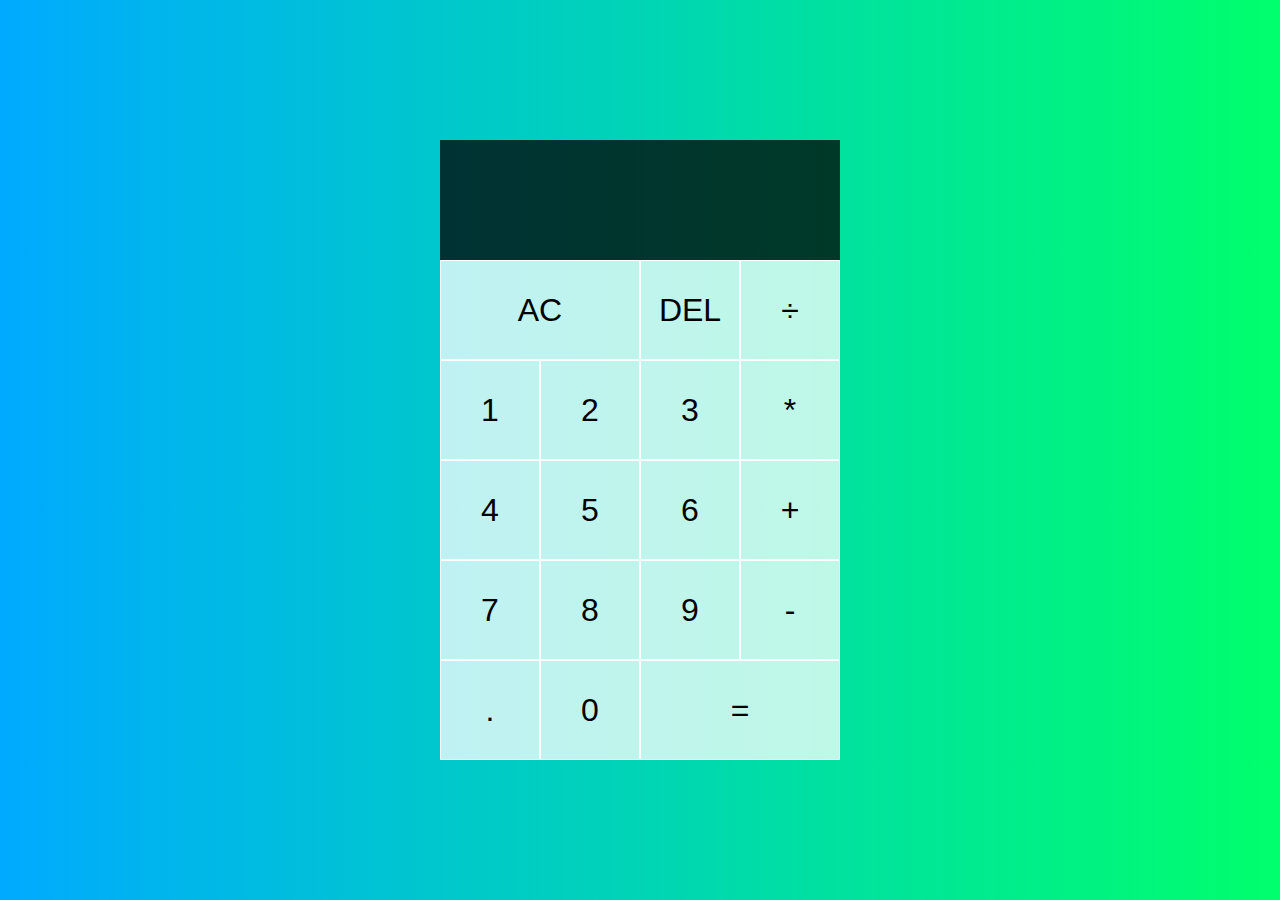
<file: calculator/index.html>
<!DOCTYPE html>
<html lang="en">
<head>
  <meta charset="UTF-8">
  <meta name="viewport" content="width=device-width, initial-scale=1.0">
  <meta http-equiv="X-UA-Compatible" content="ie=edge">
  <title>Calculator</title>
  <link href="styles.css" rel="stylesheet">
  <script src="script.js" defer></script>
</head>
<body>
  <div class="calculator-grid">
    <div class="output">
      <div data-previous-operand class="previous-operand"></div>
      <div data-current-operand class="current-operand"></div>
    </div>
    <button data-all-clear class="span-two">AC</button>
    <button data-delete>DEL</button>
    <button data-operation>÷</button>
    <button data-number>1</button>
    <button data-number>2</button>
    <button data-number>3</button>
    <button data-operation>*</button>
    <button data-number>4</button>
    <button data-number>5</button>
    <button data-number>6</button>
    <button data-operation>+</button>
    <button data-number>7</button>
    <button data-number>8</button>
    <button data-number>9</button>
    <button data-operation>-</button>
    <button data-number>.</button>
    <button data-number>0</button>
    <button data-equals class="span-two">=</button>
  </div>
</body>
</html>
</file>
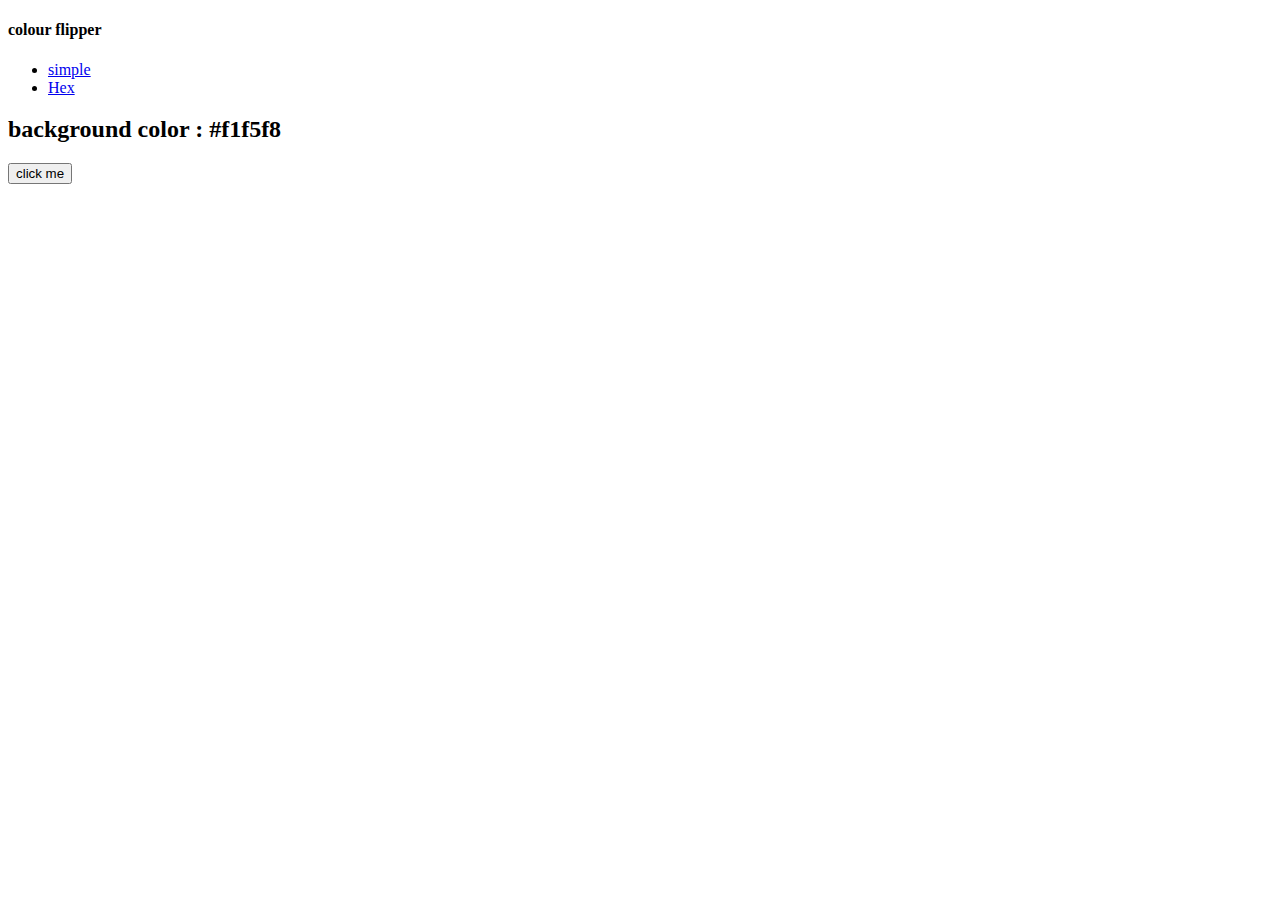
<file: colourFlipper/index.html>
<!DOCTYPE html>
<html lang="en">

<head>
    <meta charset="UTF-8">
    <meta http-equiv="X-UA-Compatible" content="IE=edge">
    <meta name="viewport" content="width=device-width, initial-scale=1.0">
    <title>colour flipper || simple</title>
</head>

<body>
    <nav>
        <div class="nav-center">
            <h4>colour flipper</h4>
            <ul class="nav-links">
                <li>
                    <a href="index.html">simple</a>
                </li>
                <li>
                    <a href="hex.html">Hex</a>
                </li>
            </ul>
        </div>
    </nav>

    <main>
        <div class="container">
            <h2>background color : <span class="color">
                #f1f5f8
            </span></h2>
            <button class="btn btn-hero" id="btn">click me</button>
        </div>
    </main>

    <script src="app.js"></script>
</body>

</html>
</file>
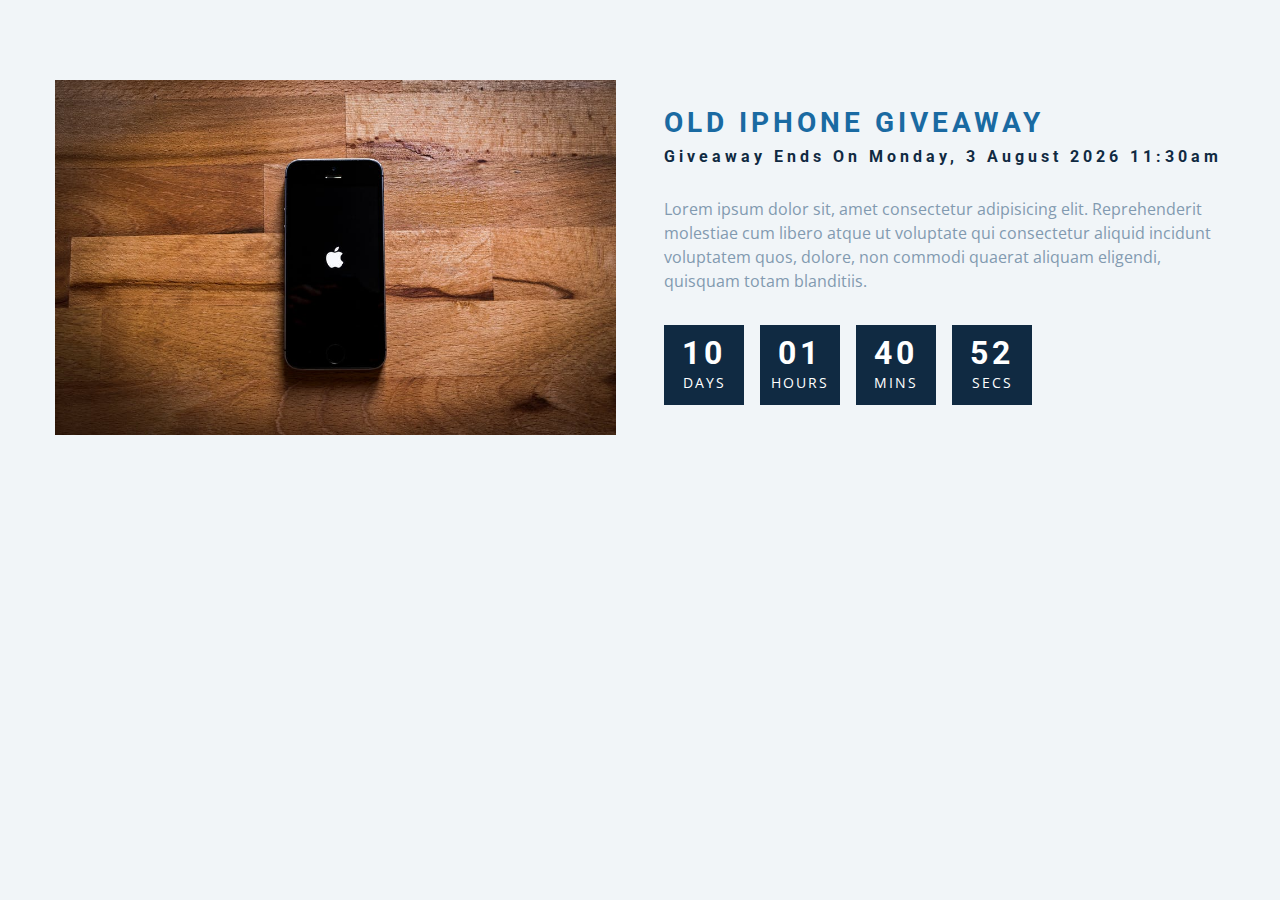
<file: countdown-timer/index.html>
<!DOCTYPE html>
<html lang="en">
  <head>
    <meta charset="UTF-8" />
    <meta name="viewport" content="width=device-width, initial-scale=1.0" />
    <title>Countdown</title>

    <!-- styles -->
    <link rel="stylesheet" href="styles.css" />
  </head>
  <body>
    <section class="section-center">
      <!-- image -->
      <article class="gift-img">
        <img src="./gift.jpeg" alt="gift" />
      </article>
      <!-- info -->
      <article class="gift-info">
        <h3>old iphone giveaway</h3>
        <h4 class="giveaway">
          giveaway ends on Sunday, 24 April 2020, 8:00am
        </h4>
        <p>
          Lorem ipsum dolor sit, amet consectetur adipisicing elit.
          Reprehenderit molestiae cum libero atque ut voluptate qui consectetur
          aliquid incidunt voluptatem quos, dolore, non commodi quaerat aliquam
          eligendi, quisquam totam blanditiis.
        </p>
        <div class="deadline">
          <!-- days -->
          <div class="deadline-format">
            <div>
              <h4 class="days">34</h4>
              <span>days</span>
            </div>
          </div>
          <!-- end of days -->
          <!-- days -->
          <div class="deadline-format">
            <div>
              <h4 class="hours">34</h4>
              <span>hours</span>
            </div>
          </div>
          <!-- end of days -->
          <!-- minutes -->
          <div class="deadline-format">
            <div>
              <h4 class="minutes">34</h4>
              <span>mins</span>
            </div>
          </div>
          <!-- end of days -->
          <!-- minutes -->
          <div class="deadline-format">
            <div>
              <h4 class="seconds">34</h4>
              <span>secs</span>
            </div>
          </div>
          <!-- end of days -->
        </div>
      </article>
    </section>
    <!-- javascript -->
    <script src="app.js"></script>
  </body>
</html>
</file>
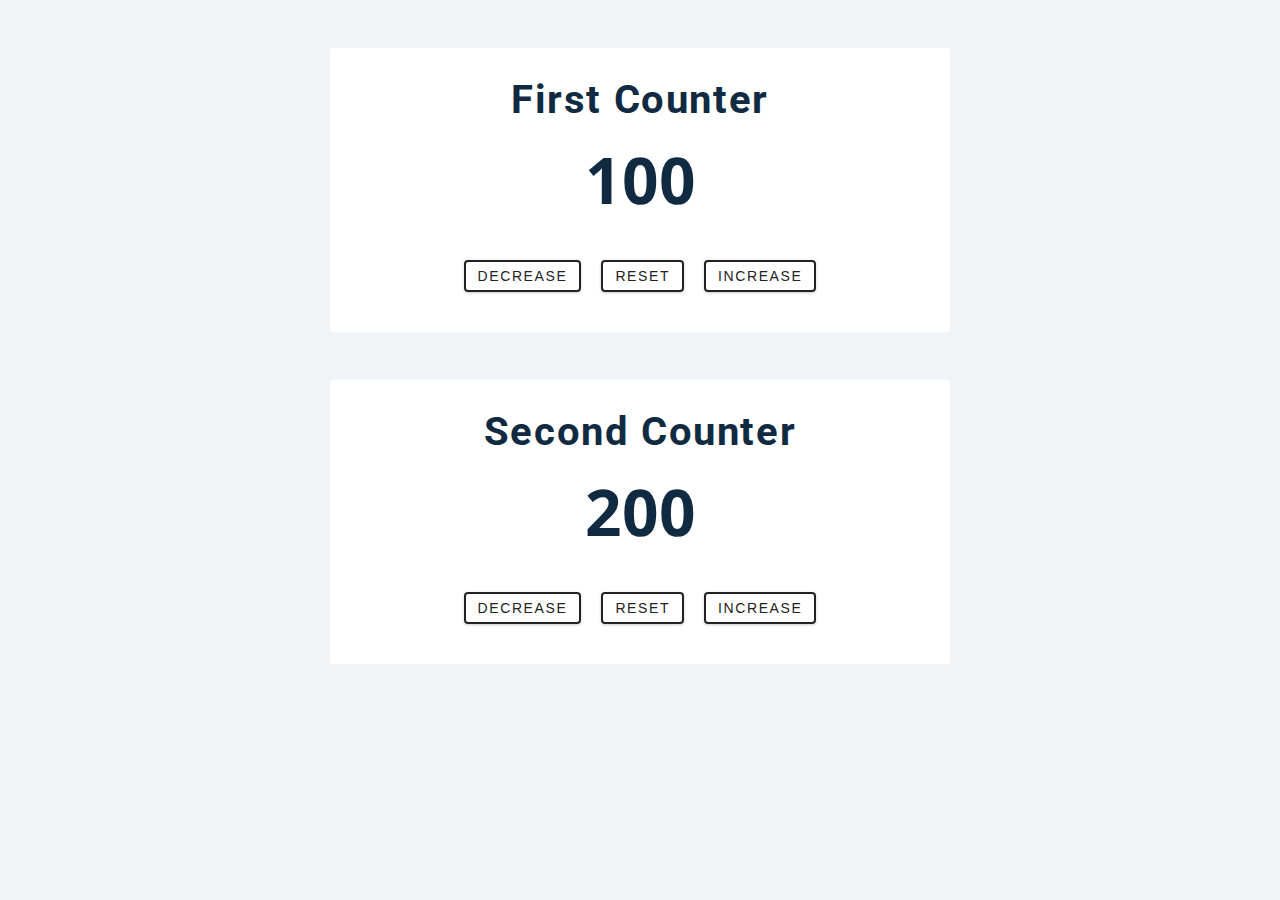
<file: counter/index.html>
<!DOCTYPE html>
<html lang="en">
  <head>
    <meta charset="UTF-8" />
    <meta name="viewport" content="width=device-width, initial-scale=1.0" />
    <title>Counter</title>
    <link rel="stylesheet" href="styles.css" />
  </head>
  <body>
    <!-- first counter -->
    <div class="container first-counter">
      <h2>first counter</h2>
      <span class="value">0</span>
      <div class="button-container">
        <button class="btn decrease">decrease</button>
        <button class="btn reset">reset</button>
        <button class="btn increase">increase</button>
      </div>
    </div>
    <!-- second counter -->
    <div class="container second-counter">
      <h2>second counter</h2>
      <span class="value">0</span>
      <div class="button-container">
        <button class="btn decrease">decrease</button>
        <button class="btn reset">reset</button>
        <button class="btn increase">increase</button>
      </div>
    </div>
    <script src="app-class.js"></script>
  </body>
</html>
</file>
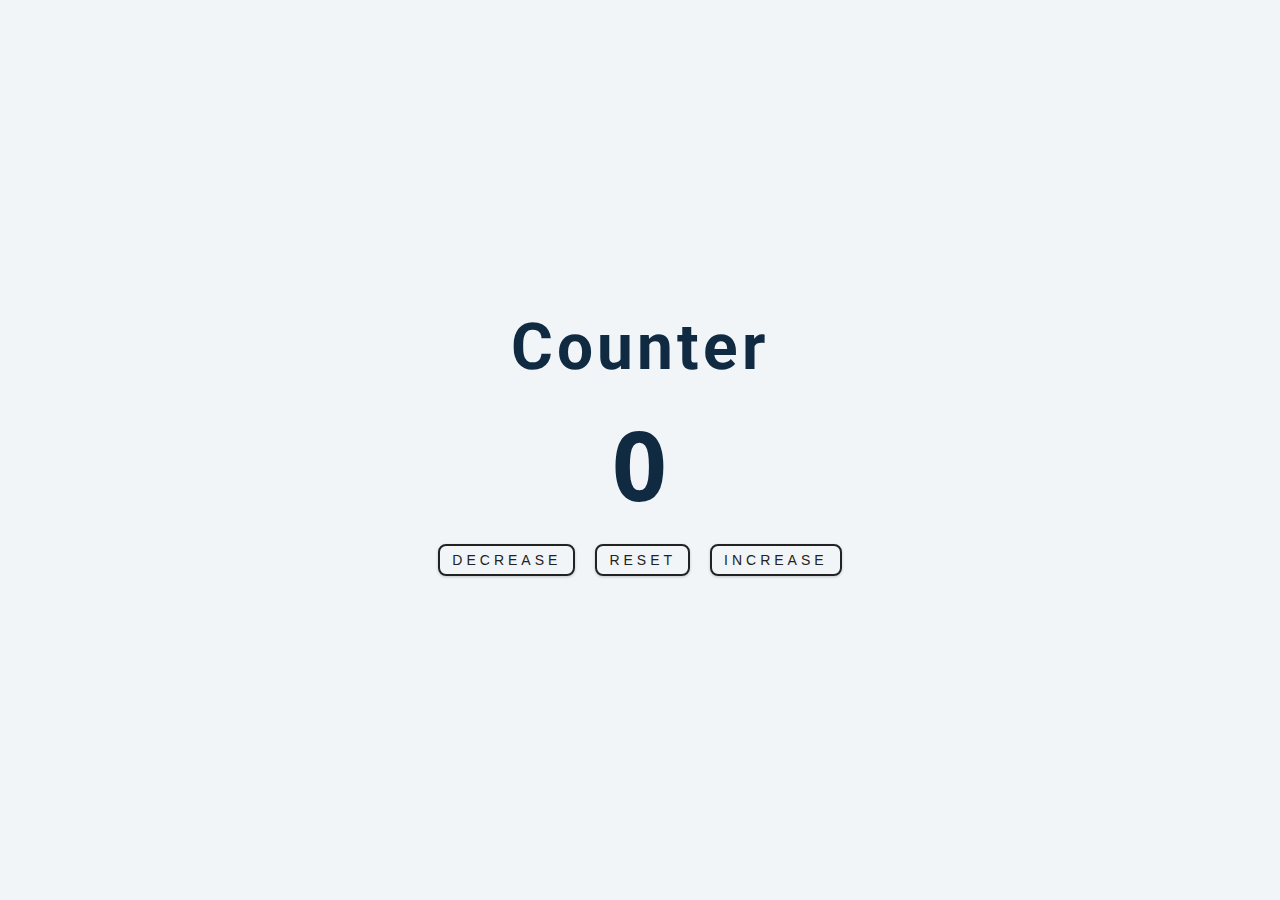
<file: counterApp/index.html>
<!DOCTYPE html>
<html lang="en">

<head>
  <meta charset="UTF-8" />
  <meta name="viewport" content="width=device-width, initial-scale=1.0" />
  <title>Counter</title>

  <!-- styles -->
  <link rel="stylesheet" href="styles.css" />
</head>

<body>
  <main>
    <div class="container">
      <h1>
        Counter
      </h1>
      <span id="value">0</span>
      <div class="button-container">
        <button class="btn decrease">decrease</button>
        <button class="btn reset">reset</button>
        <button class="btn increase">increase</button>
      </div>
    </div>
  </main>
  <!-- javascript -->
  <script src="app.js"></script>
</body>

</html>
</file>
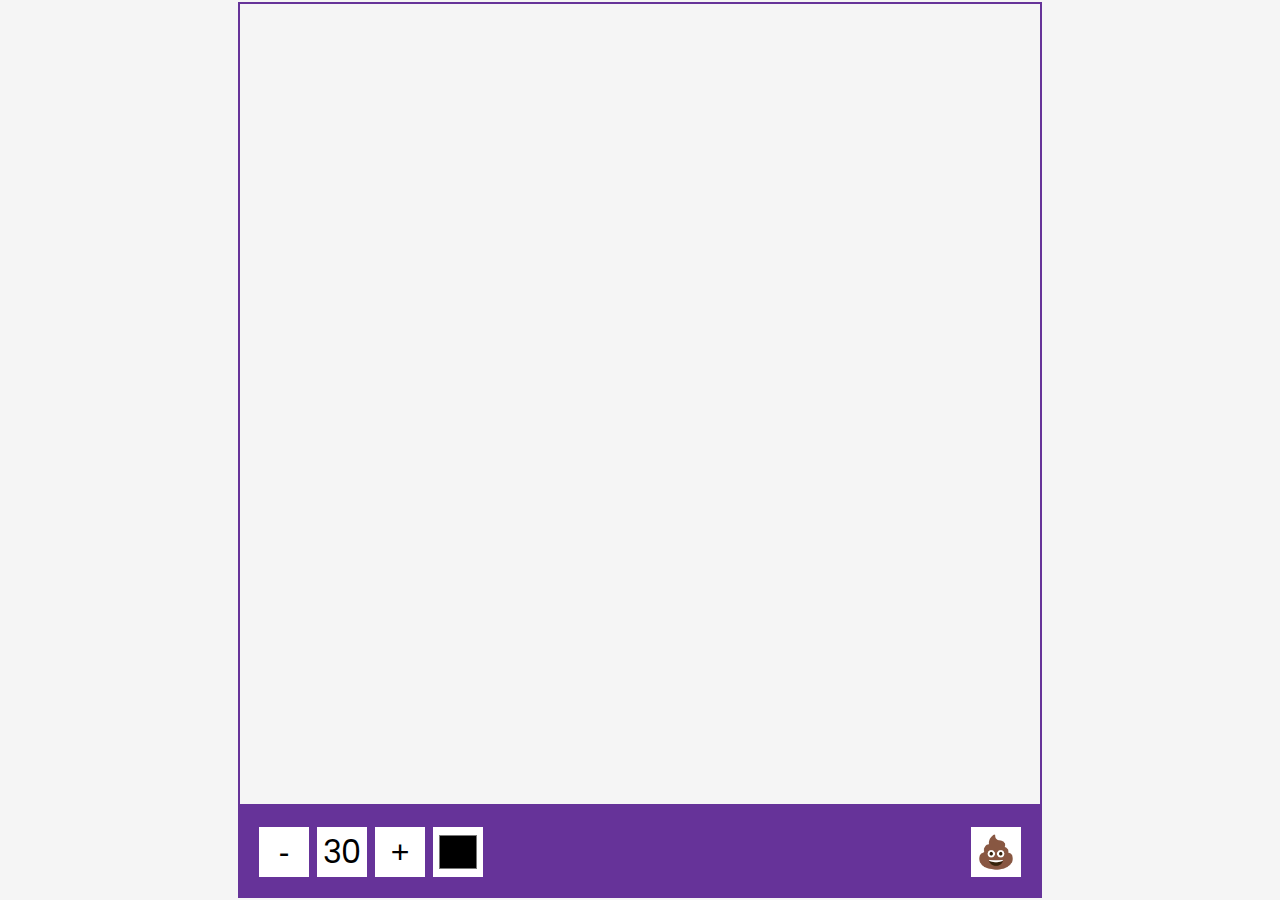
<file: drawing-app/index.html>
<!DOCTYPE html>
<html lang="en">
    <head>
        <meta charset="UTF-8" />
        <meta name="viewport" content="width=device-width, initial-scale=1.0" />
        <title>Drawing App</title>
        <link rel="stylesheet" href="style.css" />
        <script src="script.js" defer></script>
    </head>
    <body>
        <canvas id="canvas" width="800" height="800"></canvas>
        <div class="toolbox">
            <button id="decrease">-</button>
            <span id="size">30</span>
            <button id="increase">+</button>
            <input type="color" id="color" />
            <button id="clear">💩</button>
        </div>
    </body>
</html>
</file>
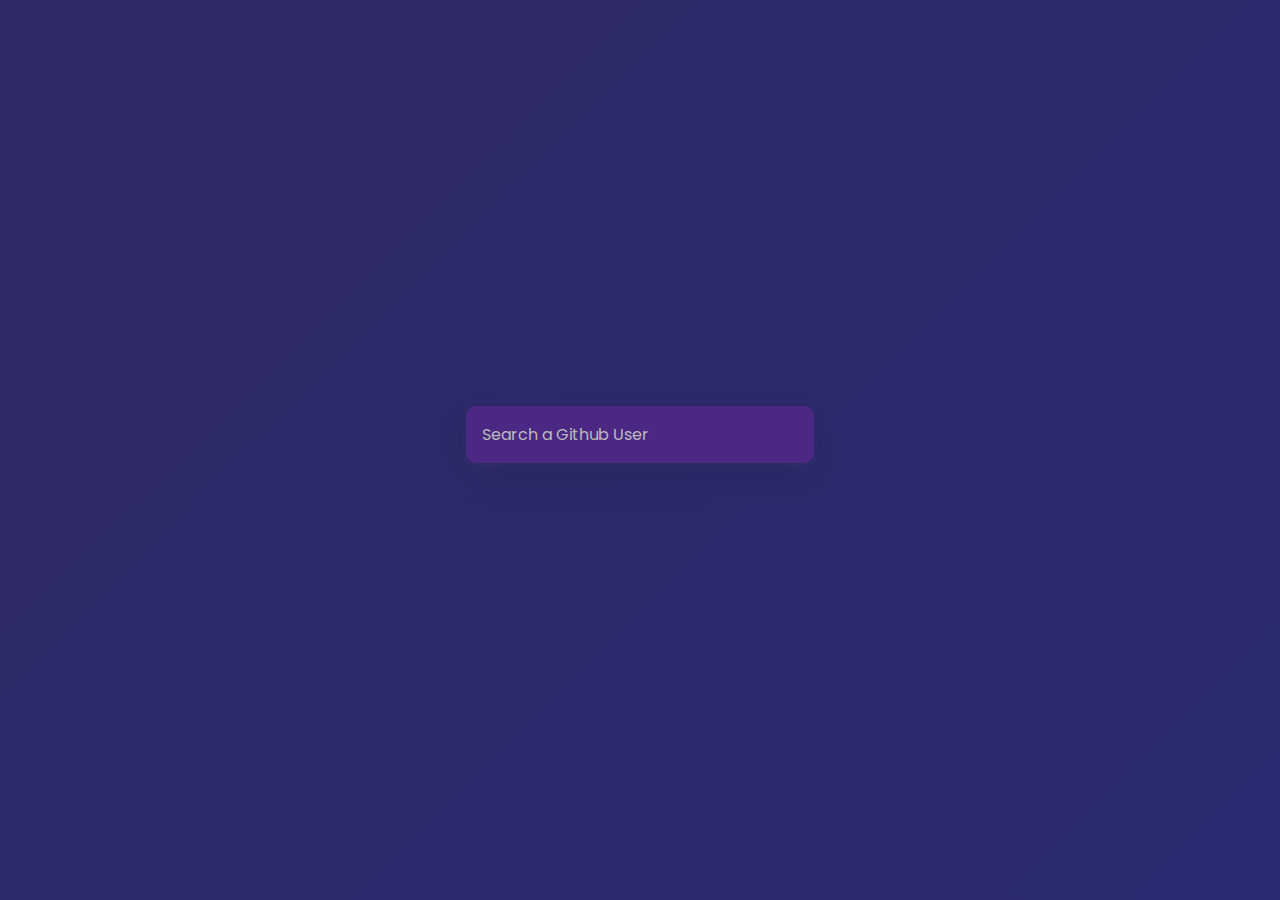
<file: github-profile/index.html>
<!DOCTYPE html>
<html lang="en">
    <head>
        <meta charset="UTF-8" />
        <meta name="viewport" content="width=device-width, initial-scale=1.0" />
        <title>Github Profiles</title>
        <link rel="stylesheet" href="style.css" />
        <script src="script.js" defer></script>
    </head>
    <body>
        <form id="form">
            <input type="text" id="search" placeholder="Search a Github User" />
        </form>
        <main id="main"></main>
    </body>
</html>
</file>
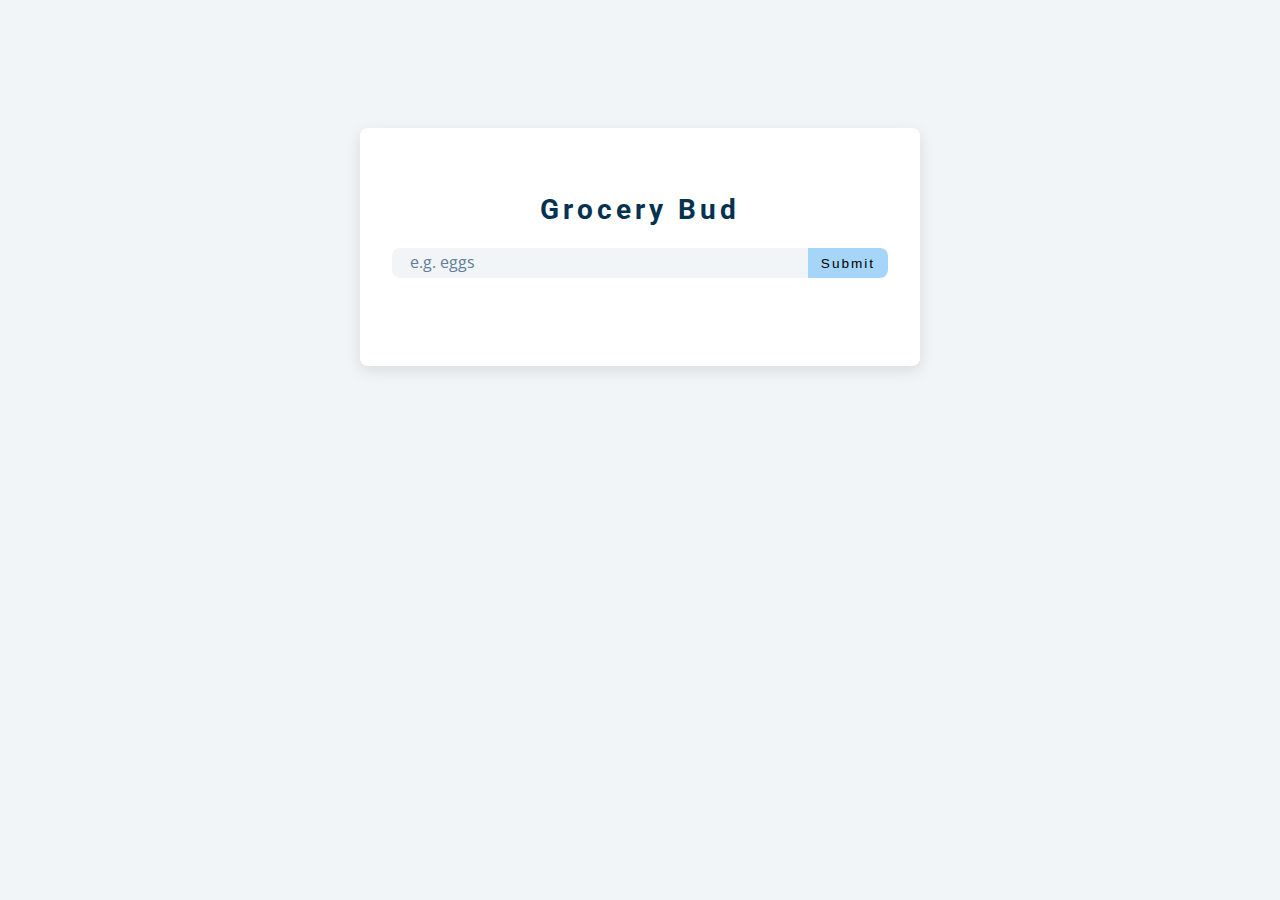
<file: grocery-bud/index.html>
<!DOCTYPE html>
<html lang="en">
  <head>
    <meta charset="UTF-8" />
    <meta name="viewport" content="width=device-width, initial-scale=1.0" />
    <title>Grocery Bud</title>
    <!-- font-awesome -->
    <link
      rel="stylesheet"
      href="https://cdnjs.cloudflare.com/ajax/libs/font-awesome/5.14.0/css/all.min.css"
    />
    <!-- styles -->
    <link rel="stylesheet" href="styles.css" />
  </head>
  <body>
    <section class="section-center">
      <!-- form -->
      <form class="grocery-form">
        <p class="alert"></p>
        <h3>grocery bud</h3>
        <div class="form-control">
          <input type="text" id="grocery" placeholder="e.g. eggs" />
          <button type="submit" class="submit-btn">submit</button>
        </div>
      </form>
      <!-- list -->
      <div class="grocery-container">
        <div class="grocery-list"></div>
        <button class="clear-btn">clear items</button>
      </div>
    </section>
    <!-- javascript -->
    <script src="app.js"></script>
  </body>
</html>
</file>
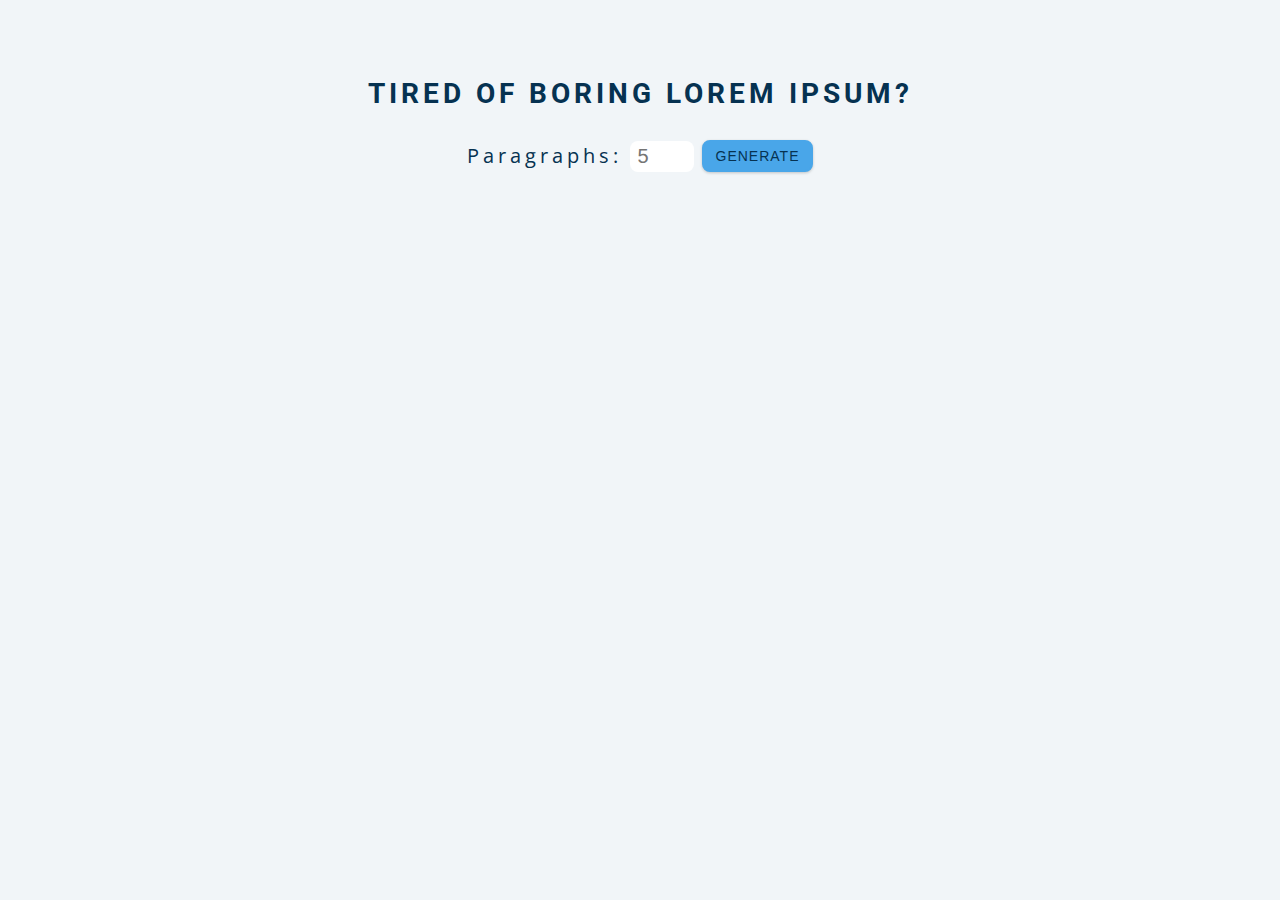
<file: lorem ipsom/index.html>
<!DOCTYPE html>
<html lang="en">
  <head>
    <meta charset="UTF-8" />
    <meta name="viewport" content="width=device-width, initial-scale=1.0" />
    <title>Lorem Ipsum</title>

    <!-- styles -->
    <link rel="stylesheet" href="styles.css" />
  </head>
  <body>
    <section class="section-center">
      <h3>tired of boring lorem ipsum?</h3>
      <form class="lorem-form">
        <label for="amount">paragraphs:</label>
        <input type="number" name="amount" id="amount" placeholder="5" />
        <button type="submit" class="btn">generate</button>
      </form>
      <article class="lorem-text"></article>
    </section>

    <!-- javascript -->
    <script src="app.js"></script>
  </body>
</html>
</file>
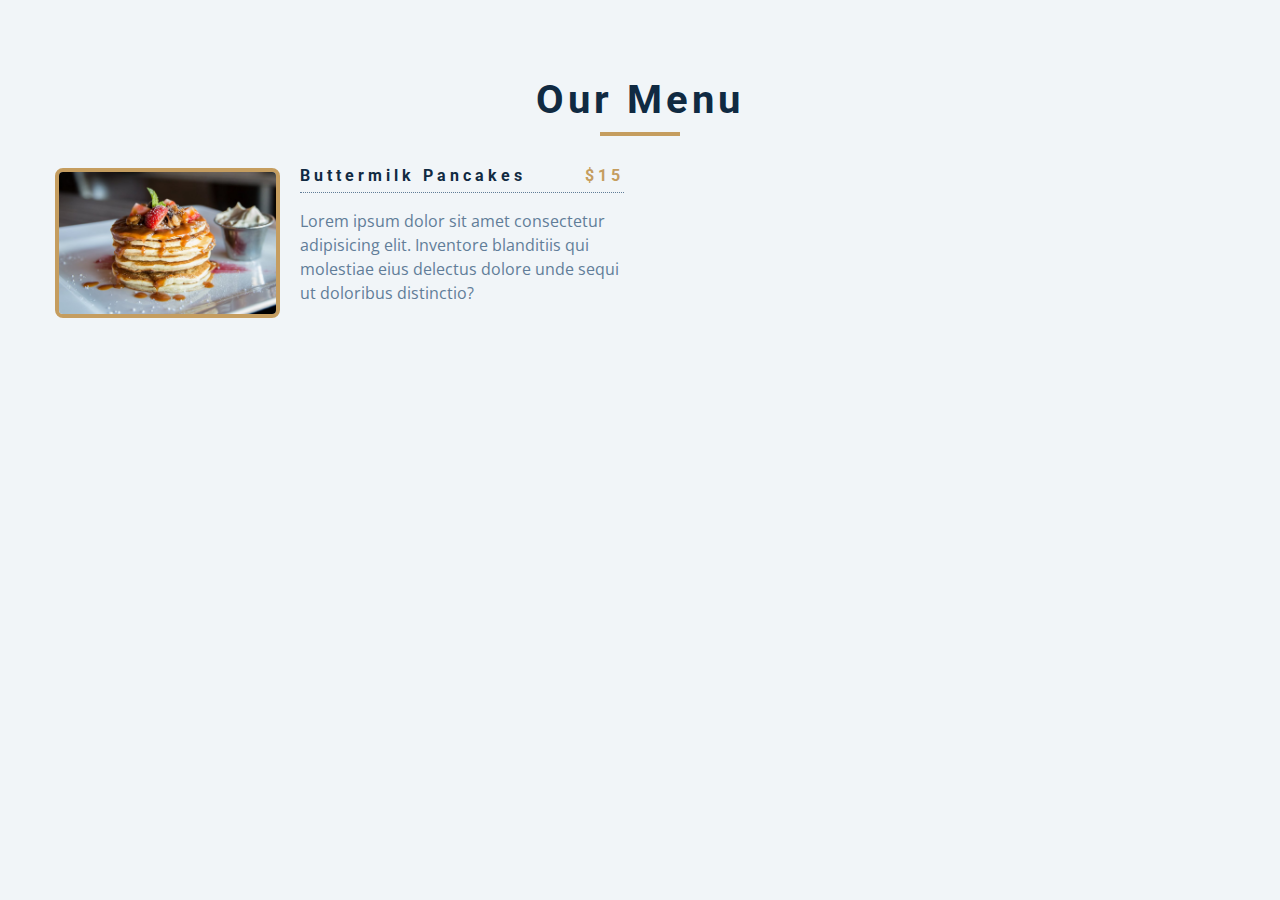
<file: menu/index.html>
<!DOCTYPE html>
<html lang="en">
  <head>
    <meta charset="UTF-8" />
    <meta name="viewport" content="width=device-width, initial-scale=1.0" />
    <title>Starter</title>
    <!-- font-awesome -->
    <link
      rel="stylesheet"
      href="https://cdnjs.cloudflare.com/ajax/libs/font-awesome/5.14.0/css/all.min.css"
    />
    <!-- styles -->
    <link rel="stylesheet" href="styles.css" />
  </head>
  <body>
    <section class="menu">
      <!-- title-->
      <div class="title">
        <h2>
          our menu
        </h2>
        <div class="underline"></div>
      </div>
      <!-- filterbuttons-->
      <!-- menu items-->
      <div class="section-center">
        <!-- single item-->
        <article class="menu-item">
          <img src="menu-item.jpeg" class="photo" alt="menu-item">
          <div class="item-info">
            <header>
            <h4>
             buttermilk pancakes
            </h4>
            <h4 class="price">$15</h4>
            </header>
            <p class="item-text">Lorem ipsum dolor sit amet consectetur 
              adipisicing elit. Inventore blanditiis
               qui molestiae eius delectus dolore
                unde sequi ut doloribus distinctio?</p>
          </div>
        </article>
        <!-- end of single item-->
        
      </div>
    </section>
    <!-- javascript -->
    <script src="app.js"></script>
  </body>
</html>
</file>
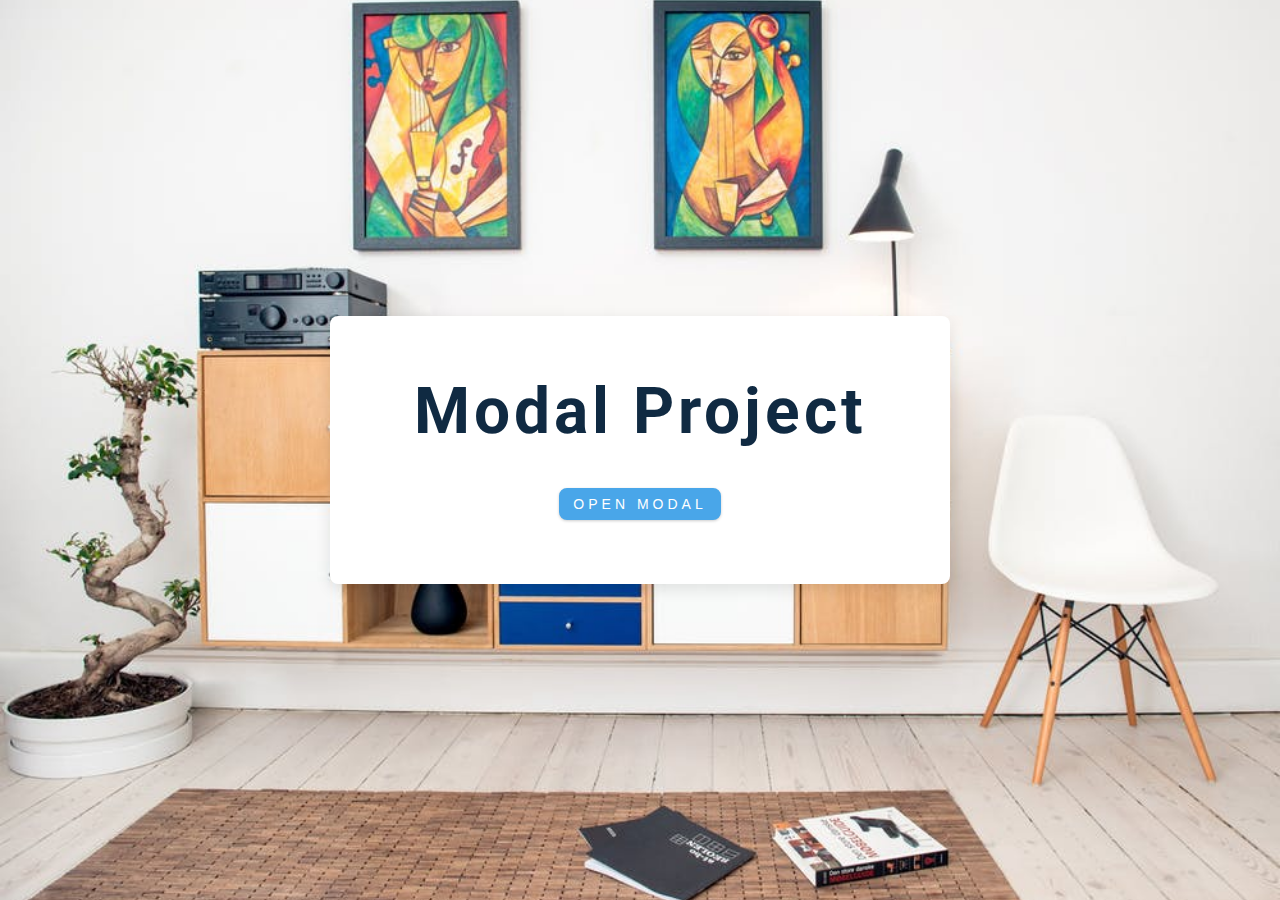
<file: Modal/index.html>
<!DOCTYPE html>
<html lang="en">
  <head>
    <meta charset="UTF-8" />
    <meta name="viewport" content="width=device-width, initial-scale=1.0" />
    <title>Modal</title>
    <!-- font-awesome -->
    <link
      rel="stylesheet"
      href="https://cdnjs.cloudflare.com/ajax/libs/font-awesome/5.14.0/css/all.min.css"
    />
    <!-- styles -->
    <link rel="stylesheet" href="styles.css" />
  </head>
  <body>
    <!--hero-->
    <header class="hero">
        <div class="banner">
            <h1>modal Project</h1>
            <button class="btn modal-btn">
                open modal
            </button>
        </div>
    </header>
    <!--modal-->
    <div class="modal-overlay">
        <div class="modal-container">
            <h3>modal content</h3>
            <button class="close-btn">
                <i class="fas fa-times"></i>
            </button>
        </div>
    </div>
    <!-- javascript -->
    <script src="app.js"></script>
  </body>
</html>
</file>
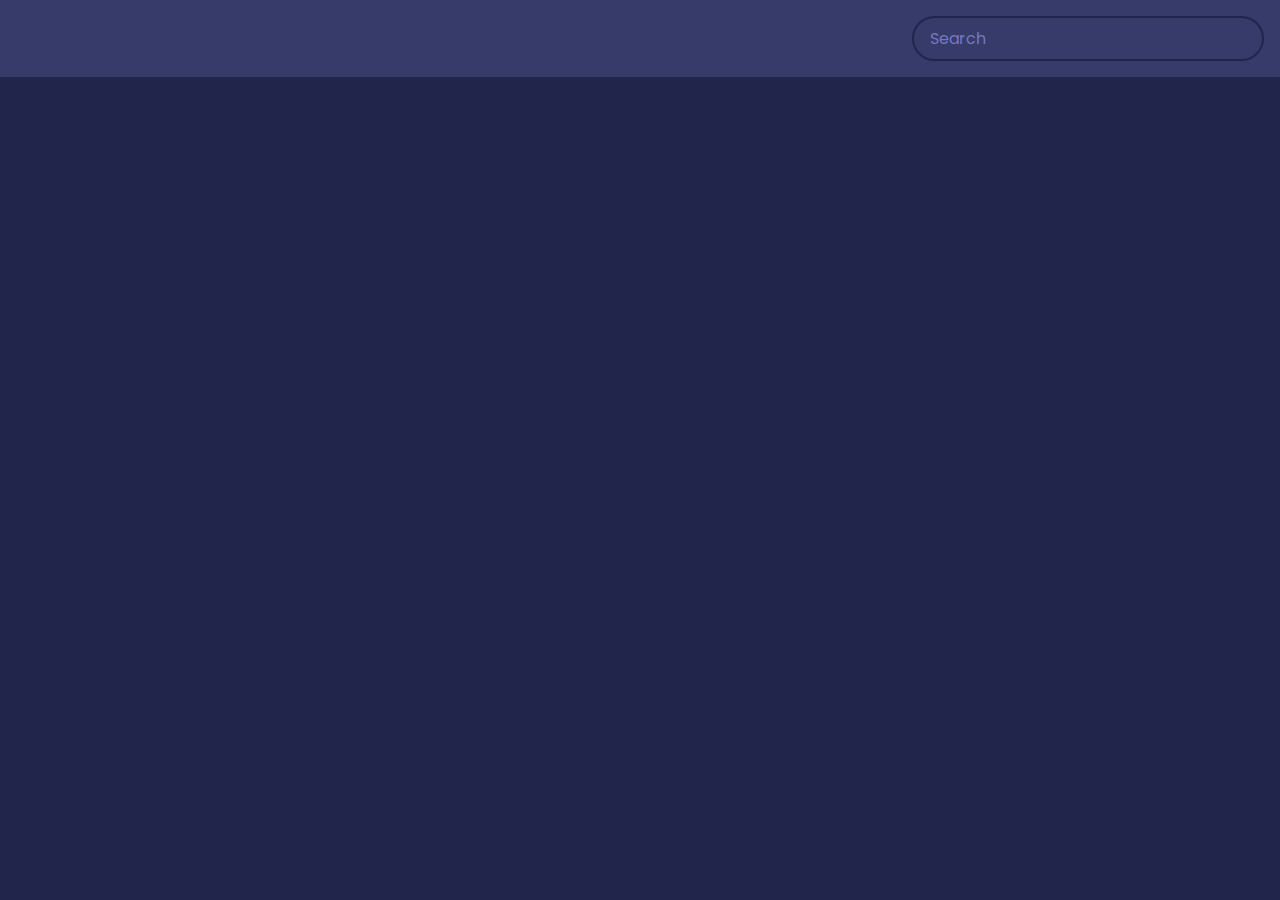
<file: movieapp/index.html>
<!DOCTYPE html>
<html lang="en">
    <head>
        <meta charset="UTF-8" />
        <meta name="viewport" content="width=device-width, initial-scale=1.0" />
        <title>Movie App</title>
        <link rel="stylesheet" href="style.css" />
        <script src="script.js" defer></script>
    </head>
    <body>
        <header>
            <form id="form">
                <input
                    type="text"
                    id="search"
                    placeholder="Search"
                    class="search"
                />
            </form>
        </header>
        <main id="main"></main>
    </body>
</html>
</file>
<file: calculator/styles.css>
*, *::before, *::after {
  box-sizing: border-box;
  font-family: Gotham Rounded, sans-serif;
  font-weight: normal;
}

body {
  padding: 0;
  margin: 0;
  background: linear-gradient(to right, #00AAFF, #00FF6C);
}

.calculator-grid {
  display: grid;
  justify-content: center;
  align-content: center;
  min-height: 100vh;
  grid-template-columns: repeat(4, 100px);
  grid-template-rows: minmax(120px, auto) repeat(5, 100px);
}

.calculator-grid > button {
  cursor: pointer;
  font-size: 2rem;
  border: 1px solid white;
  outline: none;
  background-color: rgba(255, 255, 255, .75);
}

.calculator-grid > button:hover {
  background-color: rgba(255, 255, 255, .9);
}

.span-two {
  grid-column: span 2;
}

.output {
  grid-column: 1 / -1;
  background-color: rgba(0, 0, 0, .75);
  display: flex;
  align-items: flex-end;
  justify-content: space-around;
  flex-direction: column;
  padding: 10px;
  word-wrap: break-word;
  word-break: break-all;
}

.output .previous-operand {
  color: rgba(255, 255, 255, .75);
  font-size: 1.5rem;
}

.output .current-operand {
  color: white;
  font-size: 2.5rem;
}
</file>
<file: countdown-timer/styles.css>
/*
=============== 
Fonts
===============
*/
@import url("https://fonts.googleapis.com/css?family=Open+Sans|Roboto:400,700&display=swap");

/*
=============== 
Variables
===============
*/

:root {
  /* dark shades of primary color*/
  --clr-primary-1: hsl(205, 86%, 17%);
  --clr-primary-2: hsl(205, 77%, 27%);
  --clr-primary-3: hsl(205, 72%, 37%);
  --clr-primary-4: hsl(205, 63%, 48%);
  /* primary/main color */
  --clr-primary-5: #49a6e9;
  /* lighter shades of primary color */
  --clr-primary-6: hsl(205, 89%, 70%);
  --clr-primary-7: hsl(205, 90%, 76%);
  --clr-primary-8: hsl(205, 86%, 81%);
  --clr-primary-9: hsl(205, 90%, 88%);
  --clr-primary-10: hsl(205, 100%, 96%);
  /* darkest grey - used for headings */
  --clr-grey-1: hsl(209, 61%, 16%);
  --clr-grey-2: hsl(211, 39%, 23%);
  --clr-grey-3: hsl(209, 34%, 30%);
  --clr-grey-4: hsl(209, 28%, 39%);
  /* grey used for paragraphs */
  --clr-grey-5: hsl(210, 22%, 49%);
  --clr-grey-6: hsl(209, 23%, 60%);
  --clr-grey-7: hsl(211, 27%, 70%);
  --clr-grey-8: hsl(210, 31%, 80%);
  --clr-grey-9: hsl(212, 33%, 89%);
  --clr-grey-10: hsl(210, 36%, 96%);
  --clr-white: #fff;
  --clr-red-dark: hsl(360, 67%, 44%);
  --clr-red-light: hsl(360, 71%, 66%);
  --clr-green-dark: hsl(125, 67%, 44%);
  --clr-green-light: hsl(125, 71%, 66%);
  --clr-black: #222;
  --clr-gold: #c59d5f;
  --ff-primary: "Roboto", sans-serif;
  --ff-secondary: "Open Sans", sans-serif;
  --transition: all 0.3s linear;
  --spacing: 0.25rem;
  --radius: 0.5rem;
  --light-shadow: 0 5px 15px rgba(0, 0, 0, 0.1);
  --dark-shadow: 0 5px 15px rgba(0, 0, 0, 0.2);
  --max-width: 1170px;
  --fixed-width: 620px;
}
/*
=============== 
Global Styles
===============
*/

*,
::after,
::before {
  margin: 0;
  padding: 0;
  box-sizing: border-box;
}
body {
  font-family: var(--ff-secondary);
  background: var(--clr-grey-10);
  color: var(--clr-grey-1);
  line-height: 1.5;
  font-size: 0.875rem;
}
ul {
  list-style-type: none;
}
a {
  text-decoration: none;
}
img:not(.logo) {
  width: 100%;
}
img {
  display: block;
}

h1,
h2,
h3,
h4 {
  letter-spacing: var(--spacing);
  text-transform: capitalize;
  line-height: 1.25;
  margin-bottom: 0.75rem;
  font-family: var(--ff-primary);
}
h1 {
  font-size: 3rem;
}
h2 {
  font-size: 2rem;
}
h3 {
  font-size: 1.25rem;
}
h4 {
  font-size: 0.875rem;
}
p {
  margin-bottom: 1.25rem;
  color: var(--clr-grey-5);
}
@media screen and (min-width: 800px) {
  h1 {
    font-size: 4rem;
  }
  h2 {
    font-size: 2.5rem;
  }
  h3 {
    font-size: 1.75rem;
  }
  h4 {
    font-size: 1rem;
  }
  body {
    font-size: 1rem;
  }
  h1,
  h2,
  h3,
  h4 {
    line-height: 1;
  }
}
/*  global classes */

.btn {
  text-transform: uppercase;
  background: transparent;
  color: var(--clr-black);
  padding: 0.375rem 0.75rem;
  letter-spacing: var(--spacing);
  display: inline-block;
  transition: var(--transition);
  font-size: 0.875rem;
  border: 2px solid var(--clr-black);
  cursor: pointer;
  box-shadow: 0 1px 3px rgba(0, 0, 0, 0.2);
  border-radius: var(--radius);
}
.btn:hover {
  color: var(--clr-white);
  background: var(--clr-black);
}
/* section */
.section {
  padding: 5rem 0;
}

.section-center {
  width: 90vw;
  margin: 5rem auto;
  max-width: 1170px;
}

main {
  min-height: 100vh;
  display: grid;
  place-items: center;
}
/*
=============== 
Countdown Timer
===============
*/
.gift-img {
  margin-bottom: 2rem;
}
.gift-info h3 {
  text-transform: uppercase;
  color: var(--clr-primary-3);
}
.gift-info p {
  color: var(--clr-grey-6);
}
.date {
  color: var(--clr-grey-5);
  font-size: 0.85rem;
}
@media screen and (min-width: 992px) {
  .section-center {
    display: grid;
    grid-template-columns: 1fr 1fr;
    place-items: center;
    gap: 3rem;
    width: 95vw;
  }
  .gift-img {
    margin-bottom: 0;
  }
}
.gift-info p {
  margin: 2rem 0;
}
.deadline {
  display: flex;
}
.deadline-format {
  background: var(--clr-grey-1);
  color: var(--clr-white);
  margin-right: 1rem;
  width: 5rem;
  height: 5rem;
  display: grid;
  place-items: center;
  text-align: center;
}
.deadline-format span {
  display: block;
  text-transform: uppercase;
  letter-spacing: 2px;
  font-size: 0.85rem;
}
.deadline h4:not(.expired) {
  font-size: 2rem;
  margin-bottom: 0.25rem;
  letter-spacing: var(--spacing);
}
</file>
<file: counter/styles.css>
/*
=============== 
Fonts
===============
*/
@import url('https://fonts.googleapis.com/css?family=Open+Sans|Roboto:400,700&display=swap');

/*
=============== 
Variables
===============
*/

:root {
  /* dark shades of primary color*/
  --clr-primary-1: hsl(205, 86%, 17%);
  --clr-primary-2: hsl(205, 77%, 27%);
  --clr-primary-3: hsl(205, 72%, 37%);
  --clr-primary-4: hsl(205, 63%, 48%);
  /* primary/main color */
  --clr-primary-5: hsl(205, 78%, 60%);
  /* lighter shades of primary color */
  --clr-primary-6: hsl(205, 89%, 70%);
  --clr-primary-7: hsl(205, 90%, 76%);
  --clr-primary-8: hsl(205, 86%, 81%);
  --clr-primary-9: hsl(205, 90%, 88%);
  --clr-primary-10: hsl(205, 100%, 96%);
  /* darkest grey - used for headings */
  --clr-grey-1: hsl(209, 61%, 16%);
  --clr-grey-2: hsl(211, 39%, 23%);
  --clr-grey-3: hsl(209, 34%, 30%);
  --clr-grey-4: hsl(209, 28%, 39%);
  /* grey used for paragraphs */
  --clr-grey-5: hsl(210, 22%, 49%);
  --clr-grey-6: hsl(209, 23%, 60%);
  --clr-grey-7: hsl(211, 27%, 70%);
  --clr-grey-8: hsl(210, 31%, 80%);
  --clr-grey-9: hsl(212, 33%, 89%);
  --clr-grey-10: hsl(210, 36%, 96%);
  --clr-white: #fff;
  --clr-red-dark: hsl(360, 67%, 44%);
  --clr-red-light: hsl(360, 71%, 66%);
  --clr-green-dark: hsl(125, 67%, 44%);
  --clr-green-light: hsl(125, 71%, 66%);
  --clr-black: #222;
  --ff-primary: 'Roboto', sans-serif;
  --ff-secondary: 'Open Sans', sans-serif;
  --transition: all 0.3s linear;
  --spacing: 0.1rem;
  --radius: 0.25rem;
  --light-shadow: 0 5px 15px rgba(0, 0, 0, 0.1);
  --dark-shadow: 0 5px 15px rgba(0, 0, 0, 0.2);
  --max-width: 1170px;
  --fixed-width: 620px;
}
/*
=============== 
Global Styles
===============
*/

*,
::after,
::before {
  margin: 0;
  padding: 0;
  box-sizing: border-box;
}
body {
  font-family: var(--ff-secondary);
  background: var(--clr-grey-10);
  color: var(--clr-grey-1);
  line-height: 1.5;
  font-size: 0.875rem;
}
ul {
  list-style-type: none;
}
a {
  text-decoration: none;
}
h1,
h2,
h3,
h4 {
  letter-spacing: var(--spacing);
  text-transform: capitalize;
  line-height: 1.25;
  margin-bottom: 0.75rem;
  font-family: var(--ff-primary);
}
h1 {
  font-size: 3rem;
}
h2 {
  font-size: 2rem;
}
h3 {
  font-size: 1.25rem;
}
h4 {
  font-size: 0.875rem;
}
p {
  margin-bottom: 1.25rem;
  color: var(--clr-grey-5);
}
@media screen and (min-width: 800px) {
  h1 {
    font-size: 4rem;
  }
  h2 {
    font-size: 2.5rem;
  }
  h3 {
    font-size: 1.75rem;
  }
  h4 {
    font-size: 1rem;
  }
  body {
    font-size: 1rem;
  }
  h1,
  h2,
  h3,
  h4 {
    line-height: 1;
  }
}
/*  global classes */

/* section */
.section {
  padding: 5rem 0;
}

.section-center {
  width: 90vw;
  margin: 0 auto;
  max-width: 1170px;
}
@media screen and (min-width: 992px) {
  .section-center {
    width: 95vw;
  }
}
main {
  min-height: 100vh;
  display: grid;
  place-items: center;
}

/*
=============== 
Counter
===============
*/

.container {
  text-align: center;
  margin: 3rem auto;
  background: var(--clr-white);
  border-radius: var(--radius);
  width: 90vw;
  max-width: var(--fixed-width);
  padding: 2rem;
}
.value {
  font-size: 4rem;
  font-weight: bold;
  margin-bottom: 1.5rem;
  display: inline-block;
}
.btn {
  text-transform: uppercase;
  background: transparent;
  color: var(--clr-black);
  padding: 0.375rem 0.75rem;
  letter-spacing: var(--spacing);
  display: inline-block;
  transition: var(--transition);
  font-size: 0.875rem;
  border: 2px solid var(--clr-black);
  cursor: pointer;
  box-shadow: 0 1px 3px rgba(0, 0, 0, 0.2);
  border-radius: var(--radius);
  margin: 0.5rem;
}
.btn:hover {
  color: var(--clr-white);
  background: var(--clr-black);
}
</file>
<file: counterApp/styles.css>
/*
=============== 
Fonts
===============
*/
@import url("https://fonts.googleapis.com/css?family=Open+Sans|Roboto:400,700&display=swap");

/*
=============== 
Variables
===============
*/

:root {
  /* dark shades of primary color*/
  --clr-primary-1: hsl(205, 86%, 17%);
  --clr-primary-2: hsl(205, 77%, 27%);
  --clr-primary-3: hsl(205, 72%, 37%);
  --clr-primary-4: hsl(205, 63%, 48%);
  /* primary/main color */
  --clr-primary-5: hsl(205, 78%, 60%);
  /* lighter shades of primary color */
  --clr-primary-6: hsl(205, 89%, 70%);
  --clr-primary-7: hsl(205, 90%, 76%);
  --clr-primary-8: hsl(205, 86%, 81%);
  --clr-primary-9: hsl(205, 90%, 88%);
  --clr-primary-10: hsl(205, 100%, 96%);
  /* darkest grey - used for headings */
  --clr-grey-1: hsl(209, 61%, 16%);
  --clr-grey-2: hsl(211, 39%, 23%);
  --clr-grey-3: hsl(209, 34%, 30%);
  --clr-grey-4: hsl(209, 28%, 39%);
  /* grey used for paragraphs */
  --clr-grey-5: hsl(210, 22%, 49%);
  --clr-grey-6: hsl(209, 23%, 60%);
  --clr-grey-7: hsl(211, 27%, 70%);
  --clr-grey-8: hsl(210, 31%, 80%);
  --clr-grey-9: hsl(212, 33%, 89%);
  --clr-grey-10: hsl(210, 36%, 96%);
  --clr-white: #fff;
  --clr-red-dark: hsl(360, 67%, 44%);
  --clr-red-light: hsl(360, 71%, 66%);
  --clr-green-dark: hsl(125, 67%, 44%);
  --clr-green-light: hsl(125, 71%, 66%);
  --clr-black: #222;
  --ff-primary: "Roboto", sans-serif;
  --ff-secondary: "Open Sans", sans-serif;
  --transition: all 0.3s linear;
  --spacing: 0.25rem;
  --radius: 0.5rem;
  --light-shadow: 0 5px 15px rgba(0, 0, 0, 0.1);
  --dark-shadow: 0 5px 15px rgba(0, 0, 0, 0.2);
  --max-width: 1170px;
  --fixed-width: 620px;
}
/*
=============== 
Global Styles
===============
*/

*,
::after,
::before {
  margin: 0;
  padding: 0;
  box-sizing: border-box;
}
body {
  font-family: var(--ff-secondary);
  background: var(--clr-grey-10);
  color: var(--clr-grey-1);
  line-height: 1.5;
  font-size: 0.875rem;
}
ul {
  list-style-type: none;
}
a {
  text-decoration: none;
}
img:not(.nav-logo) {
  width: 100%;
  display: block;
}

h1,
h2,
h3,
h4 {
  letter-spacing: var(--spacing);
  text-transform: capitalize;
  line-height: 1.25;
  margin-bottom: 0.75rem;
  font-family: var(--ff-primary);
}
h1 {
  font-size: 3rem;
}
h2 {
  font-size: 2rem;
}
h3 {
  font-size: 1.25rem;
}
h4 {
  font-size: 0.875rem;
}
p {
  margin-bottom: 1.25rem;
  color: var(--clr-grey-5);
}
@media screen and (min-width: 800px) {
  h1 {
    font-size: 4rem;
  }
  h2 {
    font-size: 2.5rem;
  }
  h3 {
    font-size: 1.75rem;
  }
  h4 {
    font-size: 1rem;
  }
  body {
    font-size: 1rem;
  }
  h1,
  h2,
  h3,
  h4 {
    line-height: 1;
  }
}
/*  global classes */

.btn {
  text-transform: uppercase;
  background: transparent;
  color: var(--clr-black);
  padding: 0.375rem 0.75rem;
  letter-spacing: var(--spacing);
  display: inline-block;
  transition: var(--transition);
  font-size: 0.875rem;
  border: 2px solid var(--clr-black);
  cursor: pointer;
  box-shadow: 0 1px 3px rgba(0, 0, 0, 0.2);
  border-radius: var(--radius);
}
.btn:hover {
  color: var(--clr-white);
  background: var(--clr-black);
}
/* section */
.section {
  padding: 5rem 0;
}

.section-center {
  width: 90vw;
  margin: 0 auto;
  max-width: 1170px;
}
@media screen and (min-width: 992px) {
  .section-center {
    width: 95vw;
  }
}
/*
=============== 
Counter
===============
*/

main {
  min-height: 100vh;
  display: grid;
  place-items: center;
}
.container {
  text-align: center;
}
#value {
  font-size: 6rem;
  font-weight: bold;
}
.btn {
  margin: 0.5rem;
}
</file>
<file: drawing-app/style.css>
@import url("https://fonts.googleapis.com/css2?family=Poppins:wght@200;400;600&display=swap");

* {
    box-sizing: border-box;
}

body {
    background-color: #f5f5f5;
    display: flex;
    flex-direction: column;
    align-items: center;
    justify-content: center;
    font-family: "Poppins", sans-serif;
    margin: 0;
    min-height: 100vh;
}

canvas {
    border: 2px solid rebeccapurple;
}

.toolbox {
    background-color: rebeccapurple;
    border: 1px solid rebeccapurple;
    display: flex;
    padding: 1rem;
    width: 804px;
}

.toolbox > * {
    background-color: #fff;
    border: none;
    display: inline-flex;
    align-items: center;
    justify-content: center;
    font-size: 2rem;
    padding: 0.25rem;
    margin: 0.25rem;
    height: 50px;
    width: 50px;
}

.toolbox > *:last-child {
    margin-left: auto;
}
</file>
<file: github-profile/style.css>
@import url("https://fonts.googleapis.com/css2?family=Poppins:wght@200;400;600&display=swap");

* {
    box-sizing: border-box;
}

body {
    background-color: #2a2a72;
    background-image: linear-gradient(315deg, #2a2a72 0%, #2e2a68 74%);
    display: flex;
    flex-direction: column;
    align-items: center;
    justify-content: center;
    font-family: "Poppins", sans-serif;
    margin: 0;
    min-height: 100vh;
}

input {
    background-color: #4c2885;
    border-radius: 10px;
    border: none;
    box-shadow: 0 5px 10px rgba(154, 160, 185, 0.05),
        0 15px 40px rgba(0, 0, 0, 0.1);
    color: white;
    font-family: inherit;
    font-size: 1rem;
    padding: 1rem;
    margin-bottom: 2rem;
}

input::placeholder {
    color: #bbb;
}

input:focus {
    outline: none;
}

.card {
    background-color: #4c2885;
    background-image: linear-gradient(315deg, #4c2885 0%, #4c11ac 100%);
    border-radius: 20px;
    box-shadow: 0 5px 10px rgba(154, 160, 185, 0.05),
        0 15px 40px rgba(0, 0, 0, 0.1);
    display: flex;
    padding: 3rem;
    max-width: 800px;
}

.avatar {
    border: 10px solid #2a2a72;
    border-radius: 50%;
    height: 150px;
    width: 150px;
}

.user-info {
    color: #eee;
    margin-left: 2rem;
}

.user-info h2 {
    margin-top: 0;
}

.user-info ul {
    display: flex;
    justify-content: space-between;
    list-style-type: none;
    padding: 0;
    max-width: 400px;
}

.user-info ul li {
    display: flex;
    align-items: center;
}

.user-info ul li strong {
    font-size: 0.9rem;
    margin-left: 0.5rem;
}

.repo {
    background-color: #2a2a72;
    border-radius: 5px;
    display: inline-block;
    color: white;
    font-size: 0.7rem;
    padding: 0.25rem 0.5rem;
    margin-right: 0.5rem;
    margin-bottom: 0.5rem;
    text-decoration: none;
}
</file>
<file: grocery-bud/styles.css>
/*
=============== 
Fonts
===============
*/
@import url("https://fonts.googleapis.com/css?family=Open+Sans|Roboto:400,700&display=swap");

/*
=============== 
Variables
===============
*/

:root {
  /* dark shades of primary color*/
  --clr-primary-1: hsl(205, 86%, 17%);
  --clr-primary-2: hsl(205, 77%, 27%);
  --clr-primary-3: hsl(205, 72%, 37%);
  --clr-primary-4: hsl(205, 63%, 48%);
  /* primary/main color */
  --clr-primary-5: #49a6e9;
  /* lighter shades of primary color */
  --clr-primary-6: hsl(205, 89%, 70%);
  --clr-primary-7: hsl(205, 90%, 76%);
  --clr-primary-8: hsl(205, 86%, 81%);
  --clr-primary-9: hsl(205, 90%, 88%);
  --clr-primary-10: hsl(205, 100%, 96%);
  /* darkest grey - used for headings */
  --clr-grey-1: hsl(209, 61%, 16%);
  --clr-grey-2: hsl(211, 39%, 23%);
  --clr-grey-3: hsl(209, 34%, 30%);
  --clr-grey-4: hsl(209, 28%, 39%);
  /* grey used for paragraphs */
  --clr-grey-5: hsl(210, 22%, 49%);
  --clr-grey-6: hsl(209, 23%, 60%);
  --clr-grey-7: hsl(211, 27%, 70%);
  --clr-grey-8: hsl(210, 31%, 80%);
  --clr-grey-9: hsl(212, 33%, 89%);
  --clr-grey-10: hsl(210, 36%, 96%);
  --clr-white: #fff;
  --clr-red-dark: hsl(360, 67%, 44%);
  --clr-red-light: hsl(360, 71%, 66%);
  --clr-green-dark: hsl(125, 67%, 44%);
  --clr-green-light: hsl(125, 71%, 66%);
  --clr-black: #222;
  --ff-primary: "Roboto", sans-serif;
  --ff-secondary: "Open Sans", sans-serif;
  --transition: all 0.3s linear;
  --spacing: 0.25rem;
  --radius: 0.5rem;
  --light-shadow: 0 5px 15px rgba(0, 0, 0, 0.1);
  --dark-shadow: 0 5px 15px rgba(0, 0, 0, 0.2);
  --max-width: 1170px;
  --fixed-width: 620px;
}
/*
=============== 
Global Styles
===============
*/

*,
::after,
::before {
  margin: 0;
  padding: 0;
  box-sizing: border-box;
}
body {
  font-family: var(--ff-secondary);
  background: var(--clr-grey-10);
  color: var(--clr-grey-1);
  line-height: 1.5;
  font-size: 0.875rem;
}
ul {
  list-style-type: none;
}
a {
  text-decoration: none;
}
img:not(.logo) {
  width: 100%;
}
img {
  display: block;
}

h1,
h2,
h3,
h4 {
  letter-spacing: var(--spacing);
  text-transform: capitalize;
  line-height: 1.25;
  margin-bottom: 0.75rem;
  font-family: var(--ff-primary);
}
h1 {
  font-size: 3rem;
}
h2 {
  font-size: 2rem;
}
h3 {
  font-size: 1.25rem;
}
h4 {
  font-size: 0.875rem;
}
p {
  margin-bottom: 1.25rem;
  color: var(--clr-grey-5);
}
@media screen and (min-width: 800px) {
  h1 {
    font-size: 4rem;
  }
  h2 {
    font-size: 2.5rem;
  }
  h3 {
    font-size: 1.75rem;
  }
  h4 {
    font-size: 1rem;
  }
  body {
    font-size: 1rem;
  }
  h1,
  h2,
  h3,
  h4 {
    line-height: 1;
  }
}
/*  global classes */

.btn {
  text-transform: uppercase;
  background: transparent;
  color: var(--clr-black);
  padding: 0.375rem 0.75rem;
  letter-spacing: var(--spacing);
  display: inline-block;
  transition: var(--transition);
  font-size: 0.875rem;
  border: 2px solid var(--clr-black);
  cursor: pointer;
  box-shadow: 0 1px 3px rgba(0, 0, 0, 0.2);
  border-radius: var(--radius);
}
.btn:hover {
  color: var(--clr-white);
  background: var(--clr-black);
}
/* section */
.section {
  padding: 5rem 0;
}

.section-center {
  width: 90vw;
  margin: 0 auto;
  max-width: 35rem;
  margin-top: 8rem;
}
@media screen and (min-width: 992px) {
  .section-center {
    width: 95vw;
  }
}
main {
  min-height: 100vh;
  display: grid;
  place-items: center;
}
/*
=============== 
Grocery List
===============
*/
.section-center {
  background: var(--clr-white);
  border-radius: var(--radius);
  box-shadow: var(--light-shadow);
  transition: var(--transition);
  padding: 2rem;
}
.section-center:hover {
  box-shadow: var(--dark-shadow);
}
.alert {
  margin-bottom: 1rem;
  height: 1.25rem;
  display: grid;
  align-items: center;
  text-align: center;
  font-size: 0.7rem;
  border-radius: 0.25rem;
  letter-spacing: var(--spacing);
  text-transform: capitalize;
}
.alert-danger {
  color: #721c24;
  background: #f8d7da;
}
.alert-success {
  color: #155724;
  background: #d4edda;
}
.grocery-form h3 {
  color: var(--clr-primary-1);
  margin-bottom: 1.5rem;
  text-align: center;
}
.form-control {
  display: flex;
  justify-content: center;
}
#grocery {
  padding: 0.25rem;
  padding-left: 1rem;
  background: var(--clr-grey-10);
  border-top-left-radius: var(--radius);
  border-bottom-left-radius: var(--radius);
  border-color: transparent;
  font-size: 1rem;
  flex: 1 0 auto;
  color: var(--clr-grey-5);
}
#grocery::placeholder {
  font-family: var(--ff-secondary);
  color: var(--clr-grey-5);
}
.submit-btn {
  background: var(--clr-primary-8);
  border-color: transparent;
  flex: 0 0 5rem;
  display: grid;
  align-items: center;
  padding: 0.25rem;
  text-transform: capitalize;
  letter-spacing: 2px;
  border-top-right-radius: var(--radius);
  border-bottom-right-radius: var(--radius);
  cursor: pointer;
  content: var(--clr-primary-5);
  transition: var(--transition);
  font-size: 0.85rem;
}
.submit-btn:hover {
  background: var(--clr-primary-5);
  color: var(--clr-white);
}

.grocery-container {
  margin-top: 2rem;
  transition: var(--transition);
  visibility: hidden;
}
.show-container {
  visibility: visible;
}
.grocery-item {
  display: flex;
  align-items: center;
  justify-content: space-between;
  margin-bottom: 0.5rem;
  transition: var(--transition);
  padding: 0.25rem 1rem;
  border-radius: var(--radius);
  text-transform: capitalize;
}
.grocery-item:hover {
  color: var(--clr-grey-5);
  background: var(--clr-grey-10);
}
.grocery-item:hover .title {
  color: var(--clr-grey-5);
}
.title {
  margin-bottom: 0;
  color: var(--clr-grey-1);
  letter-spacing: 2px;
  transition: var(--transition);
}
.edit-btn,
.delete-btn {
  background: transparent;
  border-color: transparent;
  cursor: pointer;
  font-size: 0.7rem;
  margin: 0 0.15rem;
  transition: var(--transition);
}
.edit-btn {
  color: var(--clr-green-light);
}
.edit-btn:hover {
  color: var(--clr-green-dark);
}
.delete-btn {
  color: var(--clr-red-light);
}
.delete-btn:hover {
  color: var(--clr-red-dark);
}
.clear-btn {
  text-transform: capitalize;
  width: 10rem;
  height: 1.5rem;
  display: grid;
  align-items: center;
  background: transparent;
  border-color: transparent;
  color: var(--clr-red-light);
  margin: 0 auto;
  font-size: 0.85rem;
  letter-spacing: var(--spacing);
  cursor: pointer;
  transition: var(--transition);
  margin-top: 1.25rem;
}
.clear-btn:hover {
  color: var(--clr-red-dark);
}
</file>
<file: lorem ipsom/styles.css>
/*
=============== 
Fonts
===============
*/
@import url("https://fonts.googleapis.com/css?family=Open+Sans|Roboto:400,700&display=swap");

/*
=============== 
Variables
===============
*/

:root {
  /* dark shades of primary color*/
  --clr-primary-1: hsl(205, 86%, 17%);
  --clr-primary-2: hsl(205, 77%, 27%);
  --clr-primary-3: hsl(205, 72%, 37%);
  --clr-primary-4: hsl(205, 63%, 48%);
  /* primary/main color */
  --clr-primary-5: #49a6e9;
  /* lighter shades of primary color */
  --clr-primary-6: hsl(205, 89%, 70%);
  --clr-primary-7: hsl(205, 90%, 76%);
  --clr-primary-8: hsl(205, 86%, 81%);
  --clr-primary-9: hsl(205, 90%, 88%);
  --clr-primary-10: hsl(205, 100%, 96%);
  /* darkest grey - used for headings */
  --clr-grey-1: hsl(209, 61%, 16%);
  --clr-grey-2: hsl(211, 39%, 23%);
  --clr-grey-3: hsl(209, 34%, 30%);
  --clr-grey-4: hsl(209, 28%, 39%);
  /* grey used for paragraphs */
  --clr-grey-5: hsl(210, 22%, 49%);
  --clr-grey-6: hsl(209, 23%, 60%);
  --clr-grey-7: hsl(211, 27%, 70%);
  --clr-grey-8: hsl(210, 31%, 80%);
  --clr-grey-9: hsl(212, 33%, 89%);
  --clr-grey-10: hsl(210, 36%, 96%);
  --clr-white: #fff;
  --clr-red-dark: hsl(360, 67%, 44%);
  --clr-red-light: hsl(360, 71%, 66%);
  --clr-green-dark: hsl(125, 67%, 44%);
  --clr-green-light: hsl(125, 71%, 66%);
  --clr-black: #222;
  --ff-primary: "Roboto", sans-serif;
  --ff-secondary: "Open Sans", sans-serif;
  --transition: all 0.3s linear;
  --spacing: 0.25rem;
  --radius: 0.5rem;
  --light-shadow: 0 5px 15px rgba(0, 0, 0, 0.1);
  --dark-shadow: 0 5px 15px rgba(0, 0, 0, 0.2);
  --max-width: 1170px;
  --fixed-width: 620px;
}
/*
=============== 
Global Styles
===============
*/

*,
::after,
::before {
  margin: 0;
  padding: 0;
  box-sizing: border-box;
}
body {
  font-family: var(--ff-secondary);
  background: var(--clr-grey-10);
  color: var(--clr-grey-1);
  line-height: 1.5;
  font-size: 0.875rem;
}
ul {
  list-style-type: none;
}
a {
  text-decoration: none;
}
img:not(.logo) {
  width: 100%;
}
img {
  display: block;
}

h1,
h2,
h3,
h4 {
  letter-spacing: var(--spacing);
  text-transform: capitalize;
  line-height: 1.25;
  margin-bottom: 0.75rem;
  font-family: var(--ff-primary);
}
h1 {
  font-size: 3rem;
}
h2 {
  font-size: 2rem;
}
h3 {
  font-size: 1.25rem;
}
h4 {
  font-size: 0.875rem;
}
p {
  margin-bottom: 1.25rem;
  color: var(--clr-grey-5);
}
@media screen and (min-width: 800px) {
  h1 {
    font-size: 4rem;
  }
  h2 {
    font-size: 2.5rem;
  }
  h3 {
    font-size: 1.75rem;
  }
  h4 {
    font-size: 1rem;
  }
  body {
    font-size: 1rem;
  }
  h1,
  h2,
  h3,
  h4 {
    line-height: 1;
  }
}
/*  global classes */

.btn {
  text-transform: uppercase;
  background: var(--clr-primary-5);
  color: var(--clr-primary-1);
  padding: 0.375rem 0.75rem;
  letter-spacing: 1px;
  display: inline-block;
  transition: var(--transition);
  font-size: 0.875rem;
  border: 2px solid var(--clr-primary-5);
  cursor: pointer;
  box-shadow: 0 1px 3px rgba(0, 0, 0, 0.2);
  border-radius: var(--radius);
}
.btn:hover {
  color: var(--clr-primary-5);
  background: var(--clr-primary-8);
  border-color: var(--clr-primary-8);
}
/* section */
.section {
  padding: 5rem 0;
}

.section-center {
  width: 90vw;
  margin: 0 auto;
  max-width: 40rem;
  margin-top: 5rem;
  text-align: center;
}
@media screen and (min-width: 992px) {
  .section-center {
    width: 95vw;
  }
}
main {
  min-height: 100vh;
  display: grid;
  place-items: center;
}
/*
=============== 
Lorem Ipsum
===============
*/
h3 {
  text-transform: uppercase;
  color: var(--clr-primary-1);
}
.lorem-form {
  text-transform: capitalize;
  letter-spacing: var(--spacing);
  margin-top: 2rem;
  margin-bottom: 4rem;
  display: flex;
  justify-content: center;
  align-items: center;
}
label {
  font-size: 1.25rem;
  color: var(--clr-primary-1);
}
input {
  padding: 0.25rem 0.5rem;

  width: 4rem;
  border-radius: var(--radius);
  border: none;
  margin: 0 0.5rem;
  font-size: 1.25rem;
}
button {
  background: var(--clr-primary-10);
}
.result {
  margin-bottom: 2rem;
}
</file>
<file: menu/styles.css>
/*
=============== 
Fonts
===============
*/
@import url("https://fonts.googleapis.com/css?family=Open+Sans|Roboto:400,700&display=swap");

/*
=============== 
Variables
===============
*/

:root {
  /* dark shades of primary color*/
  --clr-primary-1: hsl(205, 86%, 17%);
  --clr-primary-2: hsl(205, 77%, 27%);
  --clr-primary-3: hsl(205, 72%, 37%);
  --clr-primary-4: hsl(205, 63%, 48%);
  /* primary/main color */
  --clr-primary-5: #49a6e9;
  /* lighter shades of primary color */
  --clr-primary-6: hsl(205, 89%, 70%);
  --clr-primary-7: hsl(205, 90%, 76%);
  --clr-primary-8: hsl(205, 86%, 81%);
  --clr-primary-9: hsl(205, 90%, 88%);
  --clr-primary-10: hsl(205, 100%, 96%);
  /* darkest grey - used for headings */
  --clr-grey-1: hsl(209, 61%, 16%);
  --clr-grey-2: hsl(211, 39%, 23%);
  --clr-grey-3: hsl(209, 34%, 30%);
  --clr-grey-4: hsl(209, 28%, 39%);
  /* grey used for paragraphs */
  --clr-grey-5: hsl(210, 22%, 49%);
  --clr-grey-6: hsl(209, 23%, 60%);
  --clr-grey-7: hsl(211, 27%, 70%);
  --clr-grey-8: hsl(210, 31%, 80%);
  --clr-grey-9: hsl(212, 33%, 89%);
  --clr-grey-10: hsl(210, 36%, 96%);
  --clr-white: #fff;
  --clr-red-dark: hsl(360, 67%, 44%);
  --clr-red-light: hsl(360, 71%, 66%);
  --clr-green-dark: hsl(125, 67%, 44%);
  --clr-green-light: hsl(125, 71%, 66%);
  --clr-gold: #c59d5f;
  --clr-black: #222;
  --ff-primary: "Roboto", sans-serif;
  --ff-secondary: "Open Sans", sans-serif;
  --transition: all 0.3s linear;
  --spacing: 0.25rem;
  --radius: 0.5rem;
  --light-shadow: 0 5px 15px rgba(0, 0, 0, 0.1);
  --dark-shadow: 0 5px 15px rgba(0, 0, 0, 0.2);
  --max-width: 1170px;
  --fixed-width: 620px;
}
/*
=============== 
Global Styles
===============
*/

*,
::after,
::before {
  margin: 0;
  padding: 0;
  box-sizing: border-box;
}
body {
  font-family: var(--ff-secondary);
  background: var(--clr-grey-10);
  color: var(--clr-grey-1);
  line-height: 1.5;
  font-size: 0.875rem;
}
ul {
  list-style-type: none;
}
a {
  text-decoration: none;
}
img:not(.logo) {
  width: 100%;
}
img {
  display: block;
}

h1,
h2,
h3,
h4 {
  letter-spacing: var(--spacing);
  text-transform: capitalize;
  line-height: 1.25;
  margin-bottom: 0.75rem;
  font-family: var(--ff-primary);
}
h1 {
  font-size: 3rem;
}
h2 {
  font-size: 2rem;
}
h3 {
  font-size: 1.25rem;
}
h4 {
  font-size: 0.875rem;
}
p {
  margin-bottom: 1.25rem;
  color: var(--clr-grey-5);
}
@media screen and (min-width: 800px) {
  h1 {
    font-size: 4rem;
  }
  h2 {
    font-size: 2.5rem;
  }
  h3 {
    font-size: 1.75rem;
  }
  h4 {
    font-size: 1rem;
  }
  body {
    font-size: 1rem;
  }
  h1,
  h2,
  h3,
  h4 {
    line-height: 1;
  }
}
/*  global classes */

.btn {
  text-transform: uppercase;
  background: transparent;
  color: var(--clr-black);
  padding: 0.375rem 0.75rem;
  letter-spacing: var(--spacing);
  display: inline-block;
  transition: var(--transition);
  font-size: 0.875rem;
  border: 2px solid var(--clr-black);
  cursor: pointer;
  box-shadow: 0 1px 3px rgba(0, 0, 0, 0.2);
  border-radius: var(--radius);
}
.btn:hover {
  color: var(--clr-white);
  background: var(--clr-black);
}
/* section */
.section {
  padding: 5rem 0;
}

main {
  min-height: 100vh;
  display: grid;
  place-items: center;
}
/*
=============== 
Menu
===============
*/

.menu {
  padding: 5rem 0;
}
.title {
  text-align: center;
  margin-bottom: 2rem;
}
.underline {
  width: 5rem;
  height: 0.25rem;
  background: var(--clr-gold);
  margin-left: auto;
  margin-right: auto;
}
.btn-container {
  margin-bottom: 4rem;
  display: flex;
  justify-content: center;
}
.filter-btn {
  background: transparent;
  border-color: var(--clr-gold);
  font-size: 1rem;
  text-transform: capitalize;
  margin: 0 0.5rem;
  letter-spacing: 1px;
  border-radius: var(--radius);
  padding: 0.375rem 0.75rem;
  color: var(--clr-gold);
  cursor: pointer;
  transition: var(--transition);
}
.filter-btn:hover {
  background: var(--clr-gold);
  color: var(--clr-white);
}
.section-center {
  width: 90vw;
  margin: 0 auto;
  max-width: 1170px;
  display: grid;
  gap: 3rem 2rem;
  justify-items: center;
}
.menu-item {
  display: grid;
  gap: 1rem 2rem;
  max-width: 25rem;
}
.photo {
  object-fit: cover;
  height: 200px;
  border: 0.25rem solid var(--clr-gold);
  border-radius: var(--radius);
}
.item-info header {
  display: flex;
  justify-content: space-between;
  border-bottom: 0.5px dotted var(--clr-grey-5);
}
.item-info h4 {
  margin-bottom: 0.5rem;
}
.price {
  color: var(--clr-gold);
}
.item-text {
  margin-bottom: 0;
  padding-top: 1rem;
}

@media screen and (min-width: 768px) {
  .menu-item {
    grid-template-columns: 225px 1fr;
    gap: 0 1.25rem;
    max-width: 40rem;
  }
  .photo {
    height: 175px;
  }
}
@media screen and (min-width: 1200px) {
  .section-center {
    width: 95vw;
    grid-template-columns: 1fr 1fr;
  }
  .photo {
    height: 150px;
  }
}
</file>
<file: Modal/styles.css>
/*
=============== 
Fonts
===============
*/
@import url("https://fonts.googleapis.com/css?family=Open+Sans|Roboto:400,700&display=swap");

/*
=============== 
Variables
===============
*/

:root {
  /* dark shades of primary color*/
  --clr-primary-1: hsl(205, 86%, 17%);
  --clr-primary-2: hsl(205, 77%, 27%);
  --clr-primary-3: hsl(205, 72%, 37%);
  --clr-primary-4: hsl(205, 63%, 48%);
  /* primary/main color */
  --clr-primary-5: #49a6e9;
  /* --clr-primary-5: rgb(73, 166, 233); */
  /* lighter shades of primary color */
  --clr-primary-6: hsl(205, 89%, 70%);
  --clr-primary-7: hsl(205, 90%, 76%);
  --clr-primary-8: hsl(205, 86%, 81%);
  --clr-primary-9: hsl(205, 90%, 88%);
  --clr-primary-10: hsl(205, 100%, 96%);
  /* darkest grey - used for headings */
  --clr-grey-1: hsl(209, 61%, 16%);
  --clr-grey-2: hsl(211, 39%, 23%);
  --clr-grey-3: hsl(209, 34%, 30%);
  --clr-grey-4: hsl(209, 28%, 39%);
  /* grey used for paragraphs */
  --clr-grey-5: hsl(210, 22%, 49%);
  --clr-grey-6: hsl(209, 23%, 60%);
  --clr-grey-7: hsl(211, 27%, 70%);
  --clr-grey-8: hsl(210, 31%, 80%);
  --clr-grey-9: hsl(212, 33%, 89%);
  --clr-grey-10: hsl(210, 36%, 96%);
  --clr-white: #fff;
  --clr-red-dark: hsl(360, 67%, 44%);
  --clr-red-light: hsl(360, 71%, 66%);
  --clr-green-dark: hsl(125, 67%, 44%);
  --clr-green-light: hsl(125, 71%, 66%);
  --clr-black: #222;
  --ff-primary: "Roboto", sans-serif;
  --ff-secondary: "Open Sans", sans-serif;
  --transition: all 0.3s linear;
  --spacing: 0.25rem;
  --radius: 0.5rem;
  --light-shadow: 0 5px 15px rgba(0, 0, 0, 0.1);
  --dark-shadow: 0 5px 15px rgba(0, 0, 0, 0.2);
  --max-width: 1170px;
  --fixed-width: 620px;
}
/*
=============== 
Global Styles
===============
*/

*,
::after,
::before {
  margin: 0;
  padding: 0;
  box-sizing: border-box;
}
body {
  font-family: var(--ff-secondary);
  background: var(--clr-grey-10);
  color: var(--clr-grey-1);
  line-height: 1.5;
  font-size: 0.875rem;
}
ul {
  list-style-type: none;
}
a {
  text-decoration: none;
}
img:not(.logo) {
  width: 100%;
}
img {
  display: block;
}

h1,
h2,
h3,
h4 {
  letter-spacing: var(--spacing);
  text-transform: capitalize;
  line-height: 1.25;
  margin-bottom: 0.75rem;
  font-family: var(--ff-primary);
}
h1 {
  font-size: 3rem;
}
h2 {
  font-size: 2rem;
}
h3 {
  font-size: 1.25rem;
}
h4 {
  font-size: 0.875rem;
}
p {
  margin-bottom: 1.25rem;
  color: var(--clr-grey-5);
}
@media screen and (min-width: 800px) {
  h1 {
    font-size: 4rem;
  }
  h2 {
    font-size: 2.5rem;
  }
  h3 {
    font-size: 1.75rem;
  }
  h4 {
    font-size: 1rem;
  }
  body {
    font-size: 1rem;
  }
  h1,
  h2,
  h3,
  h4 {
    line-height: 1;
  }
}
/*  global classes */

.btn {
  text-transform: uppercase;
  background: transparent;
  color: var(--clr-black);
  padding: 0.375rem 0.75rem;
  letter-spacing: var(--spacing);
  display: inline-block;
  transition: var(--transition);
  font-size: 0.875rem;
  border: 2px solid var(--clr-black);
  cursor: pointer;
  box-shadow: 0 1px 3px rgba(0, 0, 0, 0.2);
  border-radius: var(--radius);
}
.btn:hover {
  color: var(--clr-white);
  background: var(--clr-black);
}
/* section */
.section {
  padding: 5rem 0;
}

.section-center {
  width: 90vw;
  margin: 0 auto;
  max-width: 1170px;
}
@media screen and (min-width: 992px) {
  .section-center {
    width: 95vw;
  }
}
main {
  min-height: 100vh;
  display: grid;
  place-items: center;
}
/*
=============== 
Modal
===============
*/
.hero {
  min-height: 100vh;
  background: url("./hero.jpeg") center/cover no-repeat;
  display: grid;
  place-items: center;
}
.banner {
  background: var(--clr-white);
  padding: 4rem 0;
  border-radius: var(--radius);
  box-shadow: var(--light-shadow);
  text-align: center;
  width: 90vw;
  max-width: var(--fixed-width);
}
.modal-btn {
  margin-top: 2rem;
  background: var(--clr-primary-5);
  border-color: var(--clr-primary-5);
  color: var(--clr-white);
}
.modal-btn:hover {
  background: transparent;
  color: var(--clr-primary-5);
}
.modal-overlay {
  position: fixed;
  top: 0;
  left: 0;
  width: 100%;
  height: 100%;
  background: rgba(73, 166, 233, 0.5);
  display: grid;
  place-items: center;
  transition: var(--transition);
  visibility: hidden;
  z-index: -10;
}
/* OPEN/CLOSE MODAL */
.open-modal {
  visibility: visible;
  z-index: 10;
}
.modal-container {
  background: var(--clr-white);
  border-radius: var(--radius);
  width: 90vw;
  height: 30vh;
  max-width: var(--fixed-width);
  text-align: center;
  display: grid;
  place-items: center;
  position: relative;
}
.close-btn {
  position: absolute;
  top: 1rem;
  right: 1rem;
  font-size: 2rem;
  background: transparent;
  border-color: transparent;
  color: var(--clr-red-dark);
  cursor: pointer;
  transition: var(--transition);
}
.close-btn:hover {
  color: var(--clr-red-light);
  transform: scale(1.3);
}
</file>
<file: movieapp/style.css>
@import url("https://fonts.googleapis.com/css2?family=Poppins:wght@200;400;600&display=swap");

* {
    box-sizing: border-box;
}

body {
    background-color: #22254b;
    font-family: "Poppins", sans-serif;
    margin: 0;
}

header {
    background-color: #373b69;
    display: flex;
    justify-content: flex-end;
    padding: 1rem;
}

.search {
    background-color: transparent;
    border: 2px solid #22254b;
    border-radius: 50px;
    color: #fff;
    font-family: inherit;
    font-size: 1rem;
    padding: 0.5rem 1rem;
}

.search::placeholder {
    color: #7378c5;
}

.search:focus {
    background-color: #22254b;
    outline: none;
}

main {
    display: flex;
    flex-wrap: wrap;
}

.movie {
    background-color: #373b69;
    border-radius: 3px;
    box-shadow: 0 4px 5px rgba(0, 0, 0, 0.2);
    overflow: hidden;
    position: relative;
    margin: 1rem;
    width: 300px;
}

.movie img {
    width: 100%;
}

.movie-info {
    color: #eee;
    display: flex;
    align-items: center;
    justify-content: space-between;
    padding: 0.5rem 1rem 1rem;
    letter-spacing: 0.5px;
}

.movie-info h3 {
    margin: 0;
}

.movie-info span {
    background-color: #22254b;
    border-radius: 3px;
    font-weight: bold;
    padding: 0.25rem 0.5rem;
}
.movie-info span.green {
    color: rgb(39, 189, 39);
}

.movie-info span.orange {
    color: orange;
}

.movie-info span.red {
    color: rgb(189, 42, 42);
}

.overview {
    background-color: #fff;
    padding: 2rem;
    position: absolute;
    max-height: 100%;
    overflow: auto;
    left: 0;
    bottom: 0;
    right: 0;
    transform: translateY(101%);
    transition: transform 0.3s ease-in;
}

.overview h3 {
    margin-top: 0;
}

.movie:hover .overview {
    transform: translateY(0);
}
</file>
